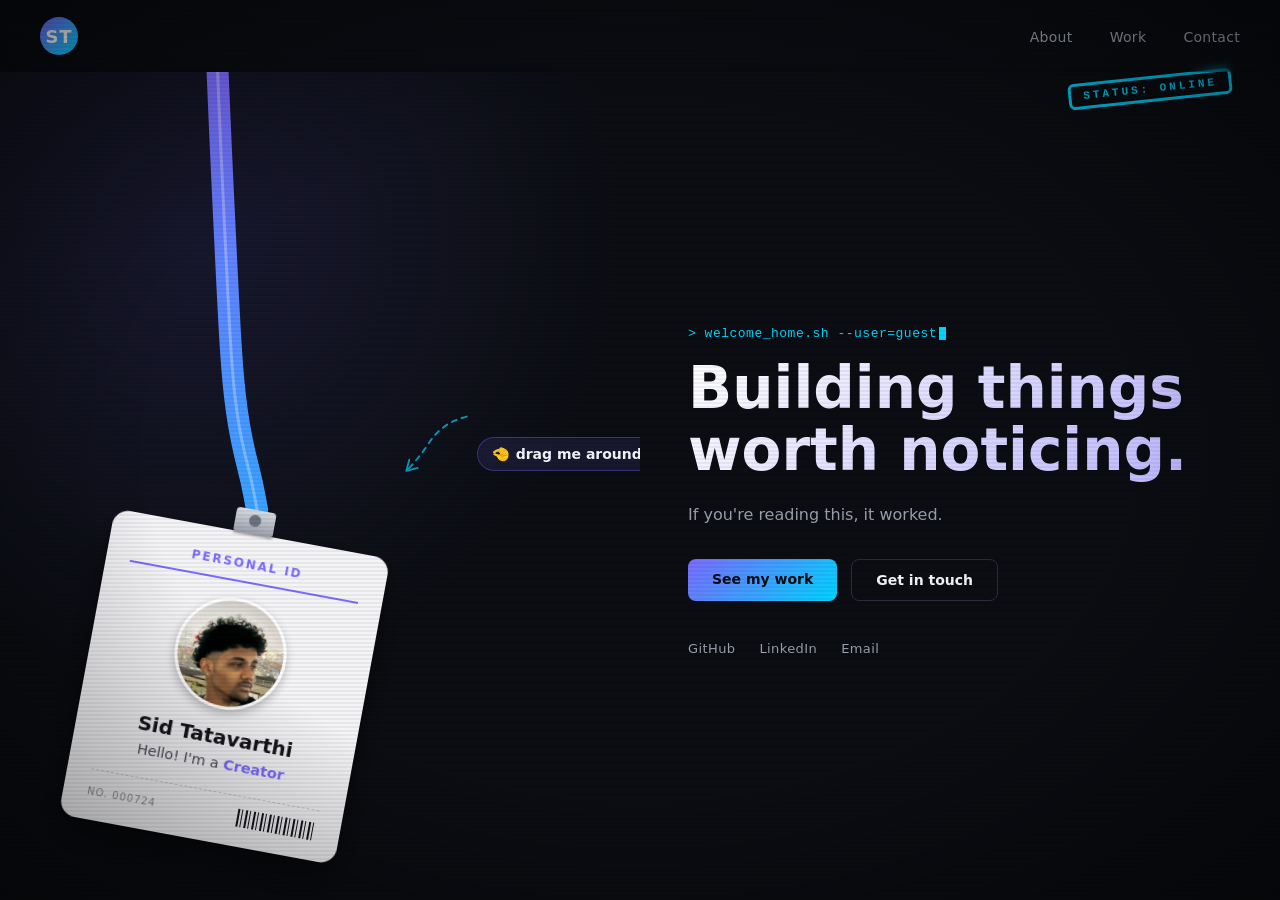
<file: index.html>
<!DOCTYPE html>
<html lang="en">
<head>
<meta charset="UTF-8">
<meta name="viewport" content="width=device-width, initial-scale=1.0">
<title>Sid Tatavarthi</title>
<link rel="stylesheet" href="style.css">
</head>
<body>

<div class="crt-overlay"></div>

<header class="navbar">
  <a class="logo" href="index.html">ST</a>
  <nav>
    <a href="about.html">About</a>
    <a href="work.html">Work</a>
    <a href="contact.html">Contact</a>
  </nav>
</header>

<main class="hero">

  <section class="hero-left">
    <canvas id="ropeCanvas"></canvas>

    <div class="drag-hint" id="dragHint">
      <svg class="hint-arrow" viewBox="0 0 100 90" width="76" height="68">
        <path d="M92,10 Q58,18 40,48 Q26,68 12,82" fill="none" stroke="currentColor" stroke-width="2.5" stroke-dasharray="7 7" stroke-linecap="round"/>
        <path d="M27,78 L12,82 L16,67" fill="none" stroke="currentColor" stroke-width="2.5" stroke-linecap="round" stroke-linejoin="round"/>
      </svg>
      <div class="hint-bubble">
        <span class="hint-emoji">🤏</span> drag me around!
      </div>
    </div>

    <div class="badge" id="badge">
      <div class="badge-clip"></div>
      <div class="badge-card">
        <div class="badge-header">PERSONAL ID</div>
        <div class="badge-photo">
          <img src="assets/photo.jpg" alt="Sid Tatavarthi" draggable="false">
        </div>
        <div class="badge-name">Sid Tatavarthi</div>
        <div class="badge-role">Hello! I'm a <span id="rotating-word">Creator</span></div>
        <div class="badge-footer">
          <span class="badge-id">NO. 000724</span>
          <div class="badge-barcode"></div>
        </div>
      </div>
    </div>
  </section>

  <section class="hero-right">
    <div class="stamp stamp-approved home-stamp">Status: Online</div>
    <p class="boot-line" id="homeBootLine"></p>
    <h1 id="heroTitle">Building things<br>worth noticing.</h1>
    <p class="tagline">If you're reading this, it worked.</p>
    <div class="cta-row">
      <a class="btn btn-primary" href="work.html">See my work</a>
      <a class="btn btn-ghost" href="contact.html">Get in touch</a>
    </div>
    <div class="socials">
      <a href="https://github.com/sidtatavarthi-dev" target="_blank" rel="noopener" aria-label="GitHub">GitHub</a>
      <a href="https://www.linkedin.com/in/siddhanth-tatavarthi-2975b029b/" target="_blank" rel="noopener" aria-label="LinkedIn">LinkedIn</a>
      <a href="mailto:sidtatavarthi@gmail.com" aria-label="Email">Email</a>
    </div>
  </section>

</main>

<script src="script.js"></script>
</body>
</html>
</file>
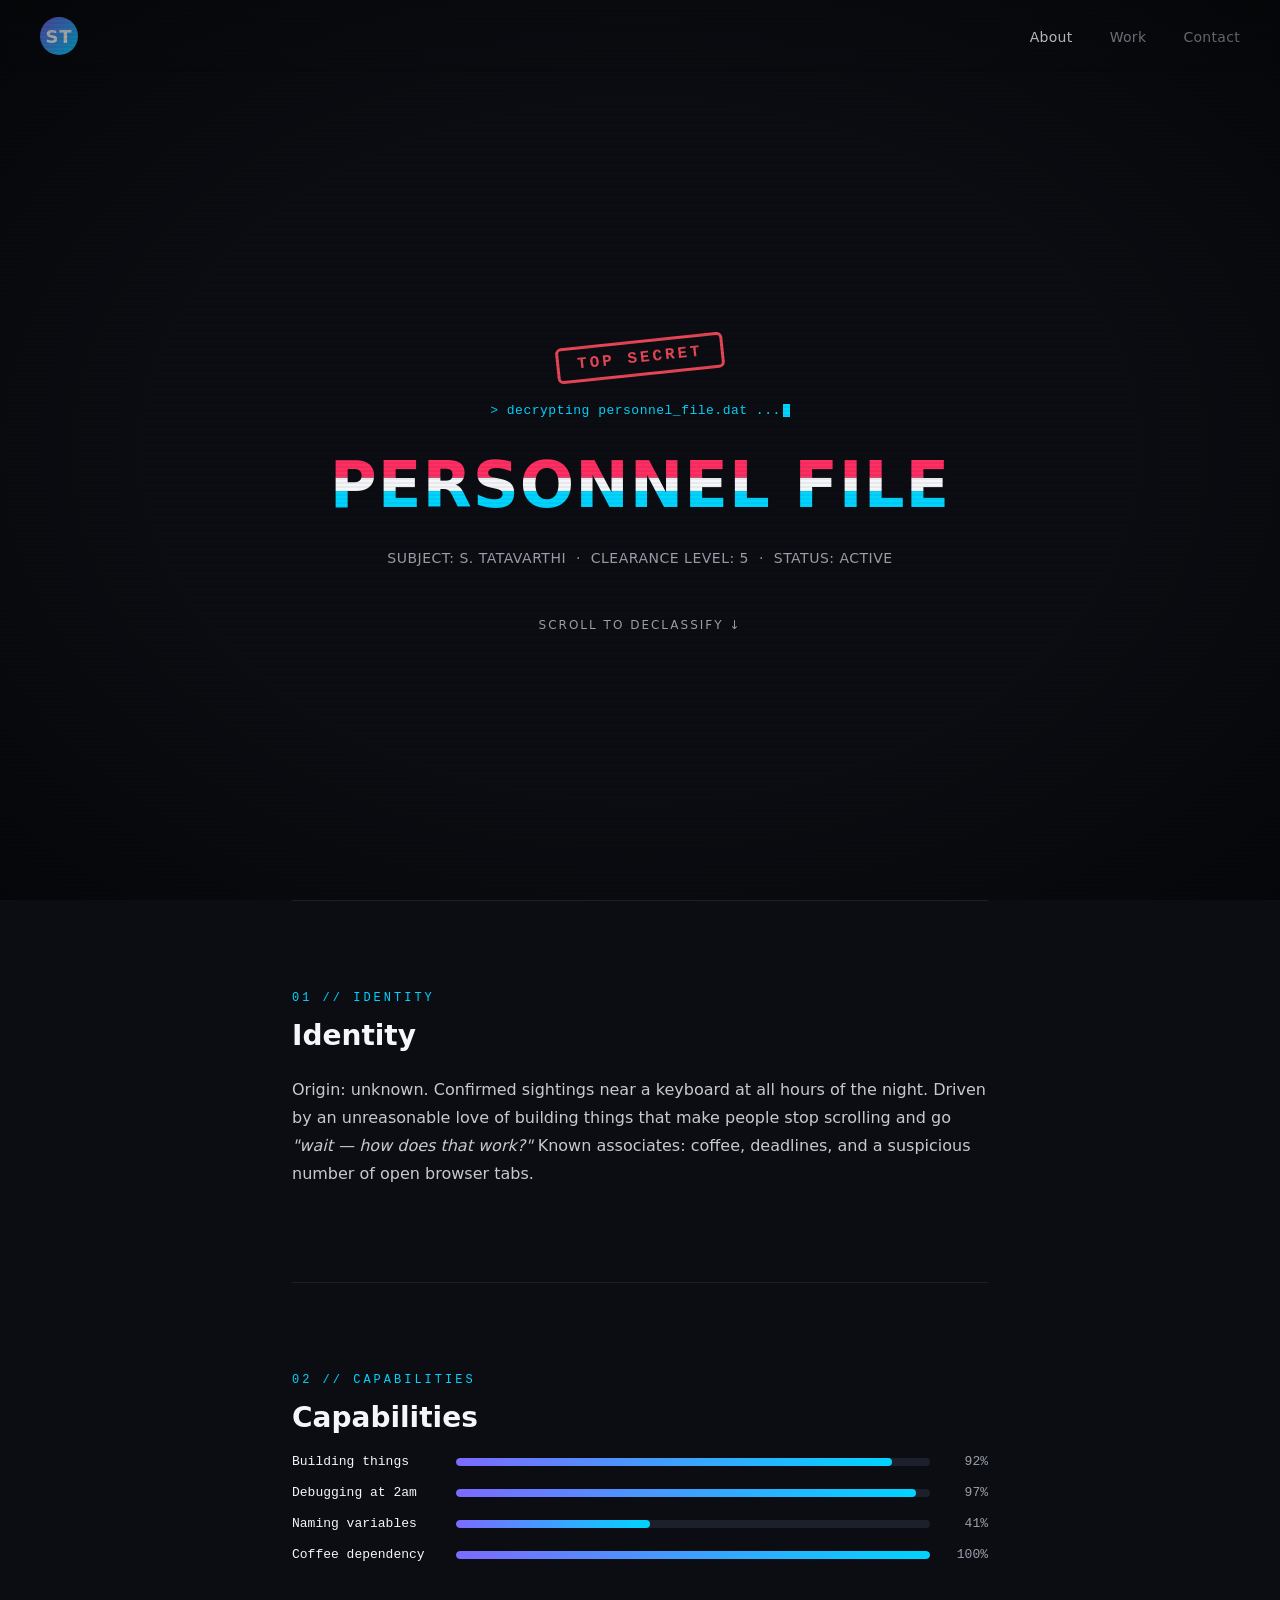
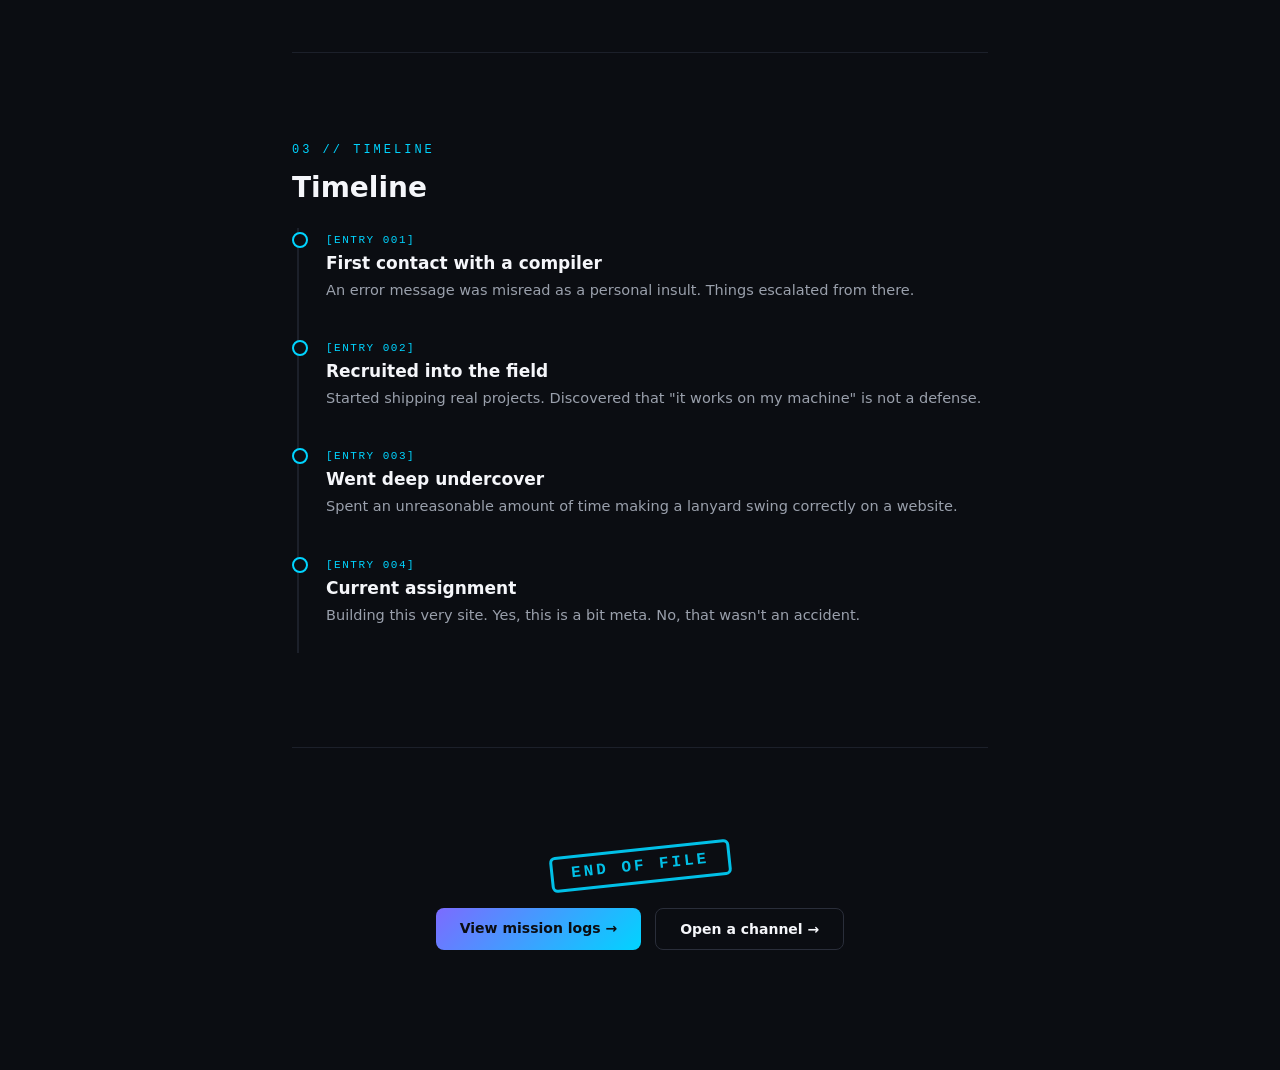
<file: about.html>
<!DOCTYPE html>
<html lang="en">
<head>
<meta charset="UTF-8">
<meta name="viewport" content="width=device-width, initial-scale=1.0">
<title>About — Sid Tatavarthi</title>
<link rel="stylesheet" href="style.css">
<link rel="stylesheet" href="about.css">
</head>
<body>

<div class="crt-overlay"></div>

<header class="navbar">
  <a class="logo" href="index.html">ST</a>
  <nav>
    <a href="about.html" class="active">About</a>
    <a href="work.html">Work</a>
    <a href="contact.html">Contact</a>
  </nav>
</header>

<main class="dossier">

  <section class="file-cover">
    <div class="stamp stamp-classified">Top Secret</div>
    <p class="boot-line" id="bootLine"></p>
    <h1 class="glitch" data-text="PERSONNEL FILE">PERSONNEL FILE</h1>
    <p class="file-sub">SUBJECT: S. TATAVARTHI &nbsp;·&nbsp; CLEARANCE LEVEL: 5 &nbsp;·&nbsp; STATUS: ACTIVE</p>
    <div class="scroll-cue">scroll to declassify <span>&darr;</span></div>
  </section>

  <section class="dossier-section reveal" data-label="01 // IDENTITY">
    <h2>Identity</h2>
    <div class="redacted-box">
      <p>
        Origin: unknown. Confirmed sightings near a keyboard at all hours of the
        night. Driven by an unreasonable love of building things that make people
        stop scrolling and go <em>"wait — how does that work?"</em> Known associates:
        coffee, deadlines, and a suspicious number of open browser tabs.
      </p>
      <div class="redact-bar"></div>
    </div>
  </section>

  <section class="dossier-section reveal" data-label="02 // CAPABILITIES">
    <h2>Capabilities</h2>
    <ul class="meter-list">
      <li class="meter-row">
        <span class="meter-label">Building things</span>
        <span class="meter-track"><span class="meter-fill" style="--pct:92%"></span></span>
        <span class="meter-pct">92%</span>
      </li>
      <li class="meter-row">
        <span class="meter-label">Debugging at 2am</span>
        <span class="meter-track"><span class="meter-fill" style="--pct:97%"></span></span>
        <span class="meter-pct">97%</span>
      </li>
      <li class="meter-row">
        <span class="meter-label">Naming variables</span>
        <span class="meter-track"><span class="meter-fill" style="--pct:41%"></span></span>
        <span class="meter-pct">41%</span>
      </li>
      <li class="meter-row">
        <span class="meter-label">Coffee dependency</span>
        <span class="meter-track"><span class="meter-fill" style="--pct:100%"></span></span>
        <span class="meter-pct">100%</span>
      </li>
    </ul>
  </section>

  <section class="dossier-section timeline-section reveal" data-label="03 // TIMELINE">
    <h2>Timeline</h2>
    <div class="timeline" id="timeline">
      <div class="timeline-line"><div class="timeline-progress" id="timelineProgress"></div></div>

      <div class="timeline-entry">
        <span class="entry-tag">[ENTRY 001]</span>
        <h3>First contact with a compiler</h3>
        <p>An error message was misread as a personal insult. Things escalated from there.</p>
      </div>
      <div class="timeline-entry">
        <span class="entry-tag">[ENTRY 002]</span>
        <h3>Recruited into the field</h3>
        <p>Started shipping real projects. Discovered that "it works on my machine" is not a defense.</p>
      </div>
      <div class="timeline-entry">
        <span class="entry-tag">[ENTRY 003]</span>
        <h3>Went deep undercover</h3>
        <p>Spent an unreasonable amount of time making a lanyard swing correctly on a website.</p>
      </div>
      <div class="timeline-entry">
        <span class="entry-tag">[ENTRY 004]</span>
        <h3>Current assignment</h3>
        <p>Building this very site. Yes, this is a bit meta. No, that wasn't an accident.</p>
      </div>
    </div>
  </section>

  <section class="file-end">
    <div class="stamp stamp-approved">End of File</div>
    <div class="end-links">
      <a class="btn btn-primary" href="work.html">View mission logs &rarr;</a>
      <a class="btn btn-ghost" href="contact.html">Open a channel &rarr;</a>
    </div>
  </section>

</main>

<script src="about.js"></script>
</body>
</html>
</file>
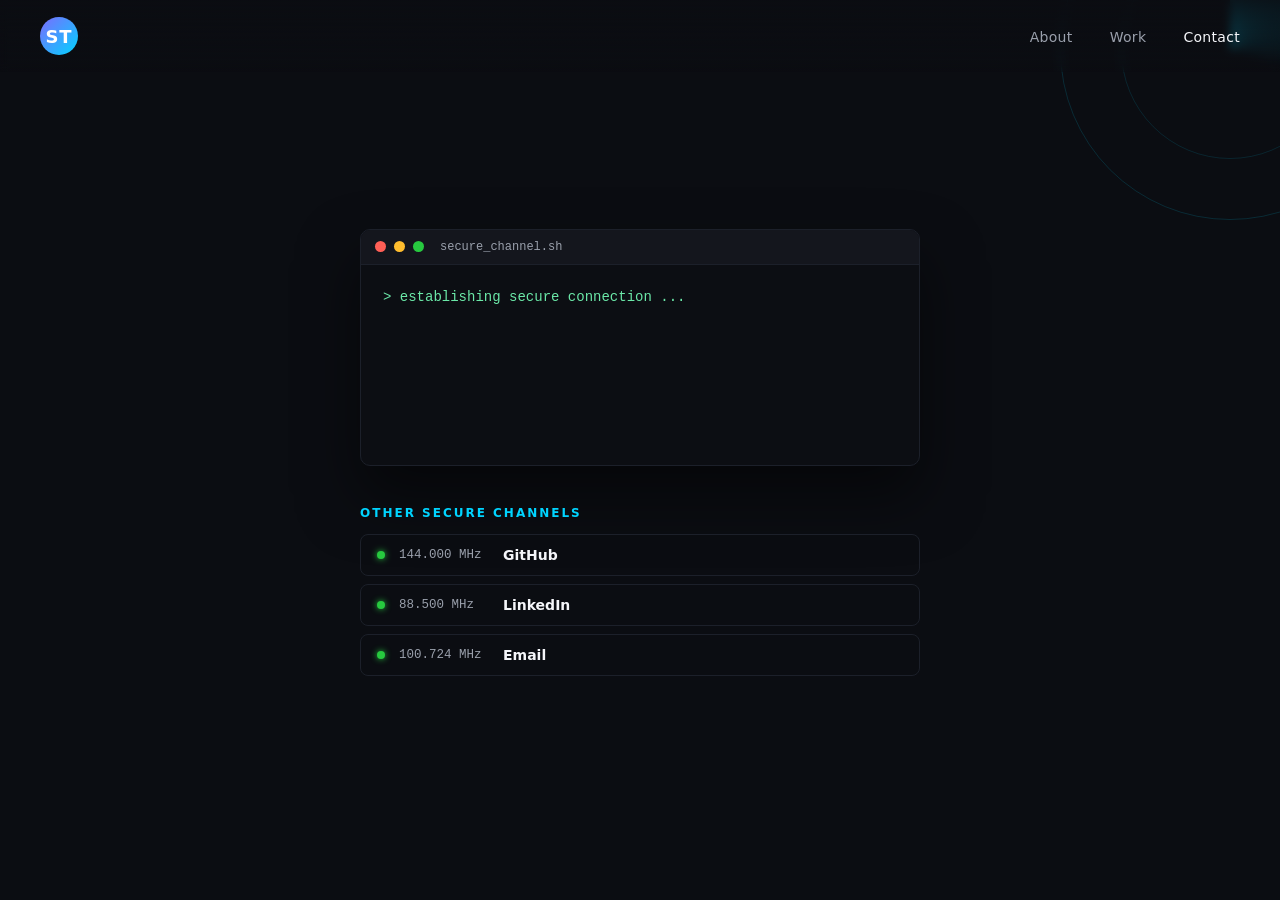
<file: contact.html>
<!DOCTYPE html>
<html lang="en">
<head>
<meta charset="UTF-8">
<meta name="viewport" content="width=device-width, initial-scale=1.0">
<title>Contact — Sid Tatavarthi</title>
<link rel="stylesheet" href="style.css">
<link rel="stylesheet" href="contact.css">
</head>
<body>

<div class="radar" aria-hidden="true"></div>

<header class="navbar">
  <a class="logo" href="index.html">ST</a>
  <nav>
    <a href="about.html">About</a>
    <a href="work.html">Work</a>
    <a href="contact.html" class="active">Contact</a>
  </nav>
</header>

<main class="terminal-wrap">

  <div class="terminal">
    <div class="terminal-topbar">
      <span class="dot dot-red"></span><span class="dot dot-yellow"></span><span class="dot dot-green"></span>
      <span class="terminal-title">secure_channel.sh</span>
    </div>
    <div class="terminal-body">
      <p class="line" id="bootLine1"></p>
      <p class="line" id="bootLine2"></p>

      <form class="terminal-form" id="terminalForm" hidden>
        <label class="term-label">
          <span>&gt; NAME:</span>
          <input type="text" id="fieldName" autocomplete="off" spellcheck="false">
        </label>
        <label class="term-label">
          <span>&gt; MESSAGE:</span>
          <textarea id="fieldMessage" rows="3" spellcheck="false"></textarea>
        </label>
        <button type="submit" class="btn btn-primary" id="transmitBtn">[ TRANSMIT ]</button>
        <p class="terminal-status" id="terminalStatus"></p>
      </form>
    </div>
  </div>

  <div class="channels">
    <p class="kicker">Other secure channels</p>

    <a class="channel-row" href="https://github.com/sidtatavarthi-dev" target="_blank" rel="noopener">
      <span class="channel-dot"></span>
      <span class="channel-freq">144.000 MHz</span>
      <span class="channel-name">GitHub</span>
    </a>
    <a class="channel-row" href="https://www.linkedin.com/in/siddhanth-tatavarthi-2975b029b/" target="_blank" rel="noopener">
      <span class="channel-dot"></span>
      <span class="channel-freq">88.500 MHz</span>
      <span class="channel-name">LinkedIn</span>
    </a>
    <a class="channel-row" href="mailto:sidtatavarthi@gmail.com">
      <span class="channel-dot"></span>
      <span class="channel-freq">100.724 MHz</span>
      <span class="channel-name">Email</span>
    </a>
  </div>

</main>

<script src="contact.js"></script>
</body>
</html>
</file>
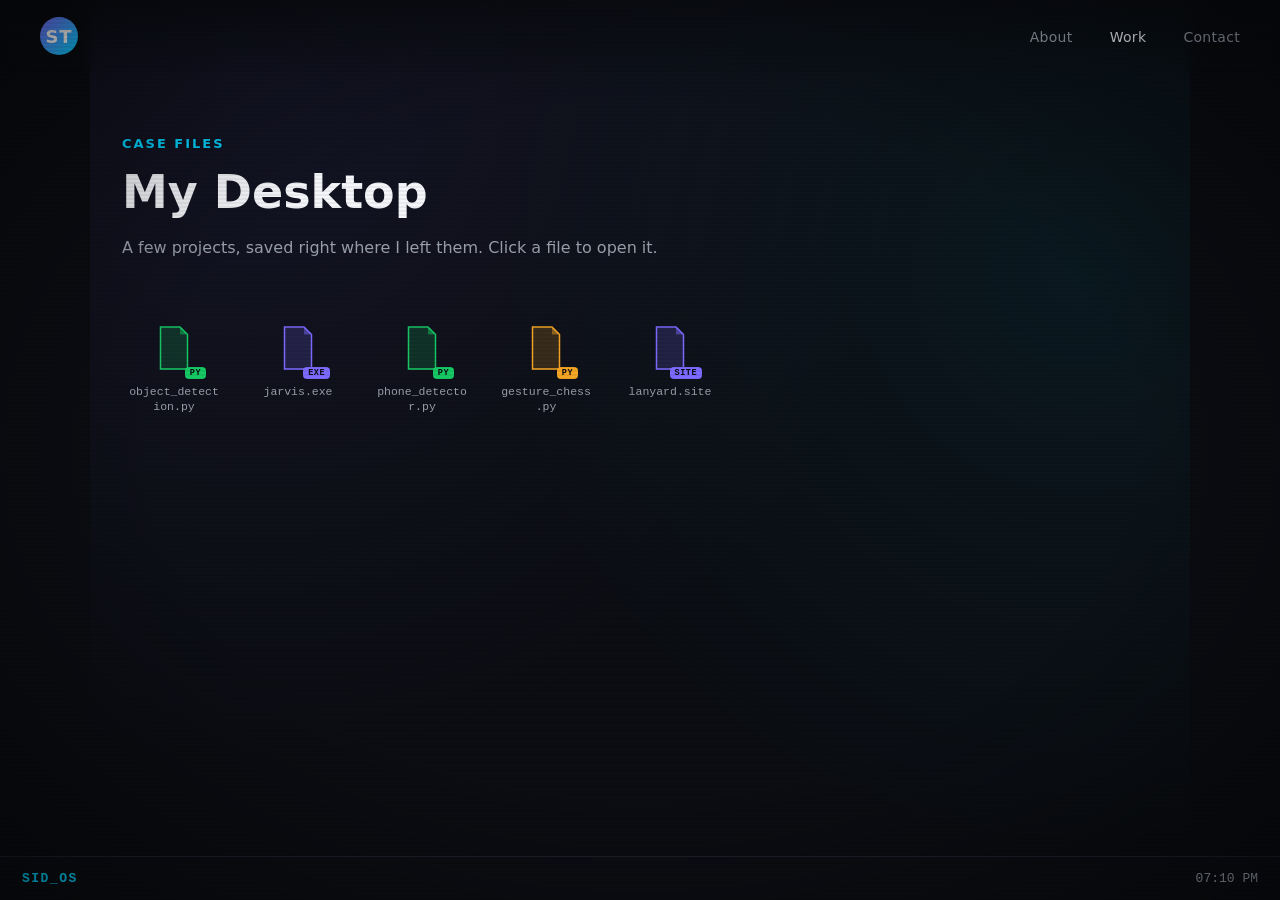
<file: work.html>
<!DOCTYPE html>
<html lang="en">
<head>
<meta charset="UTF-8">
<meta name="viewport" content="width=device-width, initial-scale=1.0">
<title>Work — Sid Tatavarthi</title>
<link rel="stylesheet" href="style.css">
<link rel="stylesheet" href="work.css">
</head>
<body>

<div class="crt-overlay"></div>

<header class="navbar">
  <a class="logo" href="index.html">ST</a>
  <nav>
    <a href="about.html">About</a>
    <a href="work.html" class="active">Work</a>
    <a href="contact.html">Contact</a>
  </nav>
</header>

<main class="desktop">
  <div class="desktop-intro">
    <p class="kicker">Case Files</p>
    <h1>My Desktop</h1>
    <p class="desktop-sub">A few projects, saved right where I left them. Click a file to open it.</p>
  </div>

  <div class="desktop-icons" id="desktopIcons"></div>
</main>

<div class="taskbar">
  <div class="taskbar-start">SID_OS</div>
  <div class="taskbar-clock" id="taskbarClock"></div>
</div>

<div class="modal-overlay" id="modalOverlay">
  <div class="modal-window">
    <div class="modal-titlebar">
      <span class="dot dot-red" id="modalClose" title="Close"></span>
      <span class="dot dot-yellow"></span>
      <span class="dot dot-green"></span>
      <span class="modal-filename" id="modalFilename"></span>
    </div>
    <div class="modal-body" id="modalBody"></div>
  </div>
</div>

<script src="work.js"></script>
</body>
</html>
</file>
<file: style.css>
:root {
  --bg: #0b0d12;
  --bg-soft: #12151c;
  --text: #f5f6fa;
  --muted: #9aa0ac;
  --accent: #7c6bff;
  --accent-2: #00d4ff;
  --card-bg: #f4f4f7;
  --card-text: #14151a;
}

* { box-sizing: border-box; }

/* ---------- Shared theme effects ---------- */
.crt-overlay {
  position: fixed;
  inset: 0;
  z-index: 999;
  pointer-events: none;
  background:
    repeating-linear-gradient(
      to bottom,
      rgba(0,0,0,0) 0px,
      rgba(0,0,0,0) 2px,
      rgba(0,0,0,0.10) 3px,
      rgba(0,0,0,0) 4px
    ),
    radial-gradient(ellipse at center, rgba(0,0,0,0) 55%, rgba(0,0,0,0.45) 100%);
  animation: crt-flicker 6s infinite;
}

@keyframes crt-flicker {
  0%, 96%, 100% { opacity: 1; }
  97% { opacity: 0.94; }
  98% { opacity: 1; }
  99% { opacity: 0.9; }
}

.stamp {
  display: inline-block;
  border: 3px solid #ff4d5e;
  color: #ff4d5e;
  font-weight: 800;
  letter-spacing: 3px;
  text-transform: uppercase;
  padding: 6px 18px;
  border-radius: 6px;
  transform: rotate(-6deg);
  font-family: "Courier New", monospace;
  opacity: 0.9;
}

.stamp-approved {
  border-color: var(--accent-2);
  color: var(--accent-2);
}

.boot-line {
  font-family: "Courier New", monospace;
  color: var(--accent-2);
  font-size: 13px;
  min-height: 18px;
  letter-spacing: 0.5px;
}

.boot-line::after {
  content: "";
  display: inline-block;
  width: 7px;
  height: 13px;
  margin-left: 2px;
  background: var(--accent-2);
  vertical-align: middle;
  animation: blink-caret 0.9s step-end infinite;
}

@keyframes blink-caret {
  0%, 100% { opacity: 1; }
  50% { opacity: 0; }
}

.glitch {
  position: relative;
  font-size: clamp(36px, 7vw, 64px);
  font-weight: 900;
  letter-spacing: 1px;
  color: #f5f6fa;
  margin: 0;
}

.glitch::before,
.glitch::after {
  content: attr(data-text);
  position: absolute;
  left: 0;
  top: 0;
  width: 100%;
  background: var(--bg);
  overflow: hidden;
}

.glitch::before {
  color: #ff2e63;
  clip-path: inset(0 0 60% 0);
  animation: glitch-top 3.2s infinite linear alternate-reverse;
}

.glitch::after {
  color: #00d4ff;
  clip-path: inset(58% 0 0 0);
  animation: glitch-bottom 2.6s infinite linear alternate-reverse;
}

@keyframes glitch-top {
  0% { transform: translate(0, 0); }
  20% { transform: translate(-3px, -1px); }
  40% { transform: translate(3px, 1px); }
  60% { transform: translate(-2px, 0); }
  80% { transform: translate(2px, -1px); }
  100% { transform: translate(0, 0); }
}

@keyframes glitch-bottom {
  0% { transform: translate(0, 0); }
  20% { transform: translate(3px, 1px); }
  40% { transform: translate(-3px, -1px); }
  60% { transform: translate(2px, 0); }
  80% { transform: translate(-2px, 1px); }
  100% { transform: translate(0, 0); }
}

/* lightweight glitch burst for headings that aren't single-line (avoids the
   data-text duplication needed by .glitch, which requires matching wrap) */
@keyframes glitch-pulse-anim {
  0%, 100% { text-shadow: none; transform: translate(0, 0); }
  20% { text-shadow: -2px 0 #ff2e63, 2px 0 #00d4ff; transform: translate(-1px, 0); }
  40% { text-shadow: 2px 0 #ff2e63, -2px 0 #00d4ff; transform: translate(1px, 0); }
  60% { text-shadow: -1px 0 #ff2e63, 1px 0 #00d4ff; transform: translate(0, -1px); }
  80% { text-shadow: none; transform: translate(0, 0); }
}

.glitch-pulse { animation: glitch-pulse-anim 0.4s steps(2, end); }

html, body {
  margin: 0;
  padding: 0;
  min-height: 100%;
  background: var(--bg);
  color: var(--text);
  font-family: "Segoe UI", system-ui, -apple-system, sans-serif;
  overflow-x: hidden;
}

/* ---------- Navbar ---------- */
.navbar {
  position: fixed;
  top: 0; left: 0; right: 0;
  height: 72px;
  display: flex;
  align-items: center;
  justify-content: space-between;
  padding: 0 40px;
  z-index: 100;
  background: linear-gradient(to bottom, rgba(11,13,18,0.85), rgba(11,13,18,0));
  backdrop-filter: blur(4px);
}

.logo {
  font-weight: 700;
  letter-spacing: 1px;
  font-size: 18px;
  width: 38px;
  height: 38px;
  border-radius: 50%;
  display: flex;
  align-items: center;
  justify-content: center;
  background: linear-gradient(135deg, var(--accent), var(--accent-2));
  color: #fff;
  text-decoration: none;
}

.navbar nav a.active { color: var(--text); }

.navbar nav a {
  color: var(--muted);
  text-decoration: none;
  margin-left: 32px;
  font-size: 14px;
  letter-spacing: 0.3px;
  transition: color 0.2s ease;
}

.navbar nav a:hover { color: var(--text); }

/* ---------- Hero layout ---------- */
.hero {
  display: flex;
  min-height: 100vh;
  padding-top: 72px;
}

.hero-left, .hero-right {
  width: 50%;
  min-height: calc(100vh - 72px);
}

.hero-left {
  position: relative;
  overflow: hidden;
  background:
    radial-gradient(circle at 30% 20%, rgba(124,107,255,0.12), transparent 55%),
    var(--bg);
}

#ropeCanvas {
  position: absolute;
  inset: 0;
  width: 100%;
  height: 100%;
  display: block;
  touch-action: none;
}

/* ---------- Badge (ID card + lanyard) ---------- */
.badge {
  position: absolute;
  top: 0;
  left: 0;
  width: 280px;
  transform-origin: top center;
  cursor: grab;
  will-change: transform;
  user-select: none;
  z-index: 5;
  opacity: 0;
  transition: opacity 0.4s ease;
}

.badge.ready { opacity: 1; }

.badge:active { cursor: grabbing; }

.badge-clip {
  width: 40px;
  height: 24px;
  margin: 0 auto;
  background: linear-gradient(180deg, #d8dbe2, #9aa0ac);
  border-radius: 4px 4px 2px 2px;
  box-shadow: 0 2px 3px rgba(0,0,0,0.4);
  position: relative;
}

.badge-clip::after {
  content: "";
  position: absolute;
  left: 50%;
  top: 5px;
  transform: translateX(-50%);
  width: 12px;
  height: 12px;
  border-radius: 50%;
  background: #6b7280;
}

.badge-card {
  background: var(--card-bg);
  color: var(--card-text);
  border-radius: 16px;
  padding: 24px 24px 20px;
  box-shadow:
    0 20px 40px rgba(0,0,0,0.45),
    0 2px 6px rgba(0,0,0,0.25);
  text-align: center;
  pointer-events: none; /* dragging is handled via canvas/JS hit-test on .badge */
}

.badge-header {
  font-size: 12px;
  font-weight: 700;
  letter-spacing: 2px;
  color: var(--accent);
  border-bottom: 2px solid var(--accent);
  padding-bottom: 10px;
  margin-bottom: 16px;
}

.badge-photo {
  width: 112px;
  height: 112px;
  margin: 0 auto 16px;
  border-radius: 50%;
  overflow: hidden;
  border: 3px solid #fff;
  box-shadow: 0 4px 10px rgba(0,0,0,0.25);
}

.badge-photo img {
  width: 100%;
  height: 100%;
  object-fit: cover;
  display: block;
}

.badge-name {
  font-size: 20px;
  font-weight: 700;
  margin-bottom: 6px;
}

.badge-role {
  font-size: 14.5px;
  color: #4b4f5a;
  margin-bottom: 18px;
  min-height: 18px;
}

.badge-role #rotating-word {
  font-weight: 700;
  color: var(--accent);
  display: inline-block;
  transition: opacity 0.25s ease, transform 0.25s ease;
}

.badge-role #rotating-word.swap {
  opacity: 0;
  transform: translateY(6px);
}

.badge-footer {
  display: flex;
  align-items: center;
  justify-content: space-between;
  border-top: 1px dashed #c7c9d1;
  padding-top: 12px;
}

.badge-id {
  font-size: 10px;
  letter-spacing: 1px;
  color: #8a8d97;
}

.badge-barcode {
  width: 80px;
  height: 18px;
  background: repeating-linear-gradient(
    90deg,
    #14151a 0px, #14151a 2px,
    transparent 2px, transparent 4px,
    #14151a 4px, #14151a 5px,
    transparent 5px, transparent 8px
  );
}

/* ---------- Drag hint ---------- */
.drag-hint {
  position: absolute;
  top: 40%;
  left: 62%;
  z-index: 4;
  display: flex;
  align-items: flex-end;
  gap: 4px;
  color: var(--accent-2);
  opacity: 0;
  pointer-events: none;
  animation: hint-fade-in 0.6s ease 1.4s forwards, hint-float 3.2s ease-in-out 2s infinite;
}

.drag-hint.hidden {
  animation: none;
  opacity: 0;
  transition: opacity 0.5s ease;
}

.hint-arrow {
  color: var(--accent-2);
  opacity: 0.7;
  transform: translateY(6px);
}

.hint-bubble {
  white-space: nowrap;
  font-size: 14px;
  font-weight: 600;
  color: var(--text);
  background: rgba(124, 107, 255, 0.12);
  border: 1px solid rgba(124, 107, 255, 0.35);
  padding: 8px 14px;
  border-radius: 999px;
  backdrop-filter: blur(3px);
}

.hint-emoji {
  margin-right: 2px;
}

@keyframes hint-fade-in {
  from { opacity: 0; }
  to { opacity: 1; }
}

@keyframes hint-float {
  0%, 100% { transform: translate(0, 0) rotate(-2deg); }
  50% { transform: translate(4px, -12px) rotate(2deg); }
}

/* ---------- Right side content ---------- */
.hero-right {
  position: relative;
  display: flex;
  flex-direction: column;
  justify-content: center;
  padding: 40px 64px 40px 48px;
}

.home-stamp {
  position: absolute;
  top: 4px;
  right: 48px;
  font-size: 11px;
  padding: 4px 12px;
}

.hero-right h1 {
  font-size: clamp(36px, 5vw, 58px);
  line-height: 1.08;
  margin: 0 0 20px;
  font-weight: 800;
  background: linear-gradient(135deg, #ffffff, #b9b3ff);
  -webkit-background-clip: text;
  background-clip: text;
  color: transparent;
}

.tagline {
  color: var(--muted);
  font-size: 16px;
  line-height: 1.6;
  max-width: 460px;
  margin: 0 0 32px;
}

.cta-row {
  display: flex;
  gap: 14px;
  margin-bottom: 40px;
}

.btn {
  padding: 12px 24px;
  border-radius: 8px;
  text-decoration: none;
  font-size: 14px;
  font-weight: 600;
  transition: transform 0.15s ease, opacity 0.15s ease;
}

.btn:hover { transform: translateY(-2px); }

.btn-primary {
  background: linear-gradient(135deg, var(--accent), var(--accent-2));
  color: #0b0d12;
}

.btn-ghost {
  border: 1px solid #2a2e3a;
  color: var(--text);
}

.socials {
  display: flex;
  gap: 24px;
}

.socials a {
  color: var(--muted);
  text-decoration: none;
  font-size: 13px;
  letter-spacing: 0.4px;
  border-bottom: 1px solid transparent;
  padding-bottom: 2px;
  transition: color 0.2s ease, border-color 0.2s ease;
}

.socials a:hover {
  color: var(--text);
  border-color: var(--accent-2);
}

/* ---------- Responsive ---------- */
@media (max-width: 860px) {
  .hero { flex-direction: column; }
  .hero-left, .hero-right { width: 100%; }
  .hero-left { min-height: 62vh; }
  .hero-right { min-height: auto; padding: 48px 28px; }
  .navbar { padding: 0 20px; }
}
</file>
<file: about.css>
/* ---------- Layout ---------- */
.dossier {
  padding-top: 72px;
  max-width: 760px;
  margin: 0 auto;
  padding-left: 32px;
  padding-right: 32px;
}

/* ---------- File cover ---------- */
.file-cover {
  min-height: calc(100vh - 72px);
  display: flex;
  flex-direction: column;
  align-items: center;
  justify-content: center;
  text-align: center;
  gap: 14px;
}

.file-sub {
  color: var(--muted);
  font-size: 14px;
  letter-spacing: 0.5px;
}

.scroll-cue {
  margin-top: 24px;
  font-size: 12px;
  letter-spacing: 2px;
  text-transform: uppercase;
  color: var(--muted);
  animation: bob 2s ease-in-out infinite;
}

@keyframes bob {
  0%, 100% { transform: translateY(0); }
  50% { transform: translateY(6px); }
}

/* ---------- Dossier sections ---------- */
.dossier-section {
  padding: 90px 0;
  border-top: 1px solid #1c202a;
  opacity: 0;
  transform: translateY(30px);
  transition: opacity 0.8s ease, transform 0.8s ease;
}

.dossier-section.in-view {
  opacity: 1;
  transform: translateY(0);
}

.dossier-section::before {
  content: attr(data-label);
  display: block;
  font-family: "Courier New", monospace;
  font-size: 12px;
  letter-spacing: 3px;
  color: var(--accent-2);
  margin-bottom: 14px;
}

.dossier-section h2 {
  font-size: 28px;
  margin: 0 0 20px;
}

.redacted-box {
  position: relative;
  overflow: hidden;
  border-radius: 6px;
}

.redacted-box p {
  color: #c7c9d1;
  line-height: 1.75;
  font-size: 16px;
  margin: 0;
  padding: 4px 0;
}

.redact-bar {
  position: absolute;
  inset: 0;
  background: #0c0d10;
  transform-origin: right;
  transition: transform 1.1s cubic-bezier(0.65, 0, 0.35, 1) 0.15s;
}

.in-view .redact-bar {
  transform: scaleX(0);
}

/* ---------- Capability meters ---------- */
.meter-list {
  list-style: none;
  margin: 0;
  padding: 0;
  display: flex;
  flex-direction: column;
  gap: 16px;
}

.meter-row {
  display: grid;
  grid-template-columns: 150px 1fr 44px;
  align-items: center;
  gap: 14px;
  font-family: "Courier New", monospace;
  font-size: 13px;
}

.meter-label { color: var(--text); }
.meter-pct { color: var(--muted); text-align: right; }

.meter-track {
  height: 8px;
  border-radius: 4px;
  background: #1c202a;
  overflow: hidden;
}

.meter-fill {
  display: block;
  height: 100%;
  width: 0;
  border-radius: 4px;
  background: linear-gradient(90deg, var(--accent), var(--accent-2));
  transition: width 1.3s cubic-bezier(0.22, 1, 0.36, 1);
}

.in-view .meter-fill { width: var(--pct); }

.meter-row:nth-child(1) .meter-fill { transition-delay: 0.05s; }
.meter-row:nth-child(2) .meter-fill { transition-delay: 0.2s; }
.meter-row:nth-child(3) .meter-fill { transition-delay: 0.35s; }
.meter-row:nth-child(4) .meter-fill { transition-delay: 0.5s; }

/* ---------- Timeline ---------- */
.timeline {
  position: relative;
  padding-left: 34px;
}

.timeline-line {
  position: absolute;
  left: 5px;
  top: 4px;
  bottom: 4px;
  width: 2px;
  background: #1c202a;
}

.timeline-progress {
  width: 100%;
  height: 0%;
  background: linear-gradient(to bottom, var(--accent), var(--accent-2));
  box-shadow: 0 0 10px var(--accent-2);
}

.timeline-entry {
  position: relative;
  padding: 4px 0 30px;
}

.timeline-entry::before {
  content: "";
  position: absolute;
  left: -34px;
  top: 8px;
  width: 12px;
  height: 12px;
  border-radius: 50%;
  background: var(--bg);
  border: 2px solid var(--accent-2);
}

.entry-tag {
  font-family: "Courier New", monospace;
  font-size: 11px;
  color: var(--accent-2);
  letter-spacing: 1.5px;
}

.timeline-entry h3 {
  margin: 6px 0 6px;
  font-size: 17px;
}

.timeline-entry p {
  margin: 0;
  color: var(--muted);
  font-size: 14.5px;
  line-height: 1.6;
}

/* ---------- File end ---------- */
.file-end {
  padding: 100px 0 120px;
  text-align: center;
  border-top: 1px solid #1c202a;
}

.end-links {
  display: flex;
  gap: 14px;
  justify-content: center;
  margin-top: 24px;
}

@media (max-width: 600px) {
  .meter-row { grid-template-columns: 110px 1fr 36px; font-size: 11.5px; }
  .dossier { padding-left: 20px; padding-right: 20px; }
}
</file>
<file: contact.css>
.terminal-wrap {
  padding-top: 72px;
  min-height: 100vh;
  display: flex;
  flex-direction: column;
  align-items: center;
  justify-content: center;
  gap: 40px;
  padding-bottom: 60px;
  position: relative;
}

/* ---------- Radar sweep ambient decoration ---------- */
.radar {
  position: fixed;
  top: -120px;
  right: -120px;
  width: 340px;
  height: 340px;
  border-radius: 50%;
  border: 1px solid rgba(0, 212, 255, 0.15);
  z-index: 0;
  pointer-events: none;
}

.radar::before {
  content: "";
  position: absolute;
  inset: 0;
  border-radius: 50%;
  background: conic-gradient(from 0deg, rgba(0,212,255,0.35), transparent 30%);
  animation: radar-spin 4s linear infinite;
}

.radar::after {
  content: "";
  position: absolute;
  inset: 60px;
  border-radius: 50%;
  border: 1px solid rgba(0, 212, 255, 0.12);
}

@keyframes radar-spin {
  to { transform: rotate(360deg); }
}

/* ---------- Terminal window ---------- */
.terminal {
  width: min(560px, 90vw);
  background: #0c0e13;
  border: 1px solid #1c202a;
  border-radius: 10px;
  overflow: hidden;
  box-shadow: 0 30px 60px rgba(0,0,0,0.5);
  z-index: 1;
}

.terminal-topbar {
  display: flex;
  align-items: center;
  gap: 8px;
  padding: 10px 14px;
  background: #14161d;
  border-bottom: 1px solid #1c202a;
}

.dot { width: 11px; height: 11px; border-radius: 50%; }
.dot-red { background: #ff5f56; }
.dot-yellow { background: #ffbd2e; }
.dot-green { background: #27c93f; }

.terminal-title {
  margin-left: 8px;
  font-family: "Courier New", monospace;
  font-size: 12px;
  color: var(--muted);
}

.terminal-body {
  padding: 22px 22px 26px;
  font-family: "Courier New", monospace;
  font-size: 14px;
  color: #6be8a8;
  min-height: 200px;
}

.line {
  margin: 0 0 8px;
  line-height: 1.5;
}

.terminal-form {
  margin-top: 18px;
  display: flex;
  flex-direction: column;
  gap: 14px;
}

.terminal-form[hidden] {
  display: none;
}

.term-label {
  display: flex;
  flex-direction: column;
  gap: 6px;
  color: var(--accent-2);
  font-size: 13px;
}

.term-label input,
.term-label textarea {
  background: transparent;
  border: none;
  border-bottom: 1px solid #2a2e3a;
  color: #e9ffe9;
  font-family: "Courier New", monospace;
  font-size: 14px;
  padding: 6px 2px;
  resize: none;
  outline: none;
  transition: border-color 0.2s ease;
}

.term-label input:focus,
.term-label textarea:focus {
  border-color: var(--accent-2);
}

#transmitBtn {
  align-self: flex-start;
  font-family: "Courier New", monospace;
  cursor: pointer;
  border: none;
}

.terminal-status {
  margin: 4px 0 0;
  min-height: 18px;
  font-size: 12.5px;
  color: var(--accent-2);
}

/* ---------- Channel list ---------- */
.channels {
  width: min(560px, 90vw);
  z-index: 1;
}

.kicker {
  color: var(--accent-2);
  font-size: 12px;
  letter-spacing: 2px;
  text-transform: uppercase;
  font-weight: 600;
  margin: 0 0 14px;
}

.channel-row {
  display: flex;
  align-items: center;
  gap: 14px;
  padding: 12px 16px;
  border: 1px solid #1c202a;
  border-radius: 8px;
  margin-bottom: 8px;
  text-decoration: none;
  color: var(--text);
  transition: border-color 0.2s ease, background 0.2s ease, transform 0.15s ease;
}

.channel-row:hover {
  border-color: var(--accent-2);
  background: rgba(0, 212, 255, 0.05);
  transform: translateX(4px);
}

.channel-dot {
  width: 8px;
  height: 8px;
  border-radius: 50%;
  background: #27c93f;
  box-shadow: 0 0 6px #27c93f;
  animation: pulse-dot 1.6s ease-in-out infinite;
  flex-shrink: 0;
}

@keyframes pulse-dot {
  0%, 100% { opacity: 1; }
  50% { opacity: 0.35; }
}

.channel-freq {
  font-family: "Courier New", monospace;
  font-size: 12.5px;
  color: var(--muted);
  width: 90px;
  flex-shrink: 0;
}

.channel-name {
  font-weight: 600;
  font-size: 14px;
}
</file>
<file: work.css>
.desktop {
  padding-top: 72px;
  min-height: 100vh;
  max-width: 1100px;
  margin: 0 auto;
  padding-left: 32px;
  padding-right: 32px;
  padding-bottom: 90px;
  background:
    radial-gradient(circle at 15% 10%, rgba(124,107,255,0.08), transparent 55%),
    radial-gradient(circle at 90% 30%, rgba(0,212,255,0.06), transparent 50%);
}

.desktop-intro {
  padding: 64px 0 20px;
  max-width: 620px;
}

.kicker {
  color: var(--accent-2);
  font-size: 13px;
  letter-spacing: 2px;
  text-transform: uppercase;
  font-weight: 600;
  margin: 0 0 14px;
}

.desktop-intro h1 {
  font-size: clamp(32px, 5vw, 46px);
  margin: 0 0 16px;
  font-weight: 800;
}

.desktop-sub {
  color: var(--muted);
  font-size: 16px;
  line-height: 1.6;
  margin: 0;
}

/* ---------- Desktop icon grid ---------- */
.desktop-icons {
  display: grid;
  grid-template-columns: repeat(auto-fill, 104px);
  grid-auto-rows: 128px;
  gap: 6px 20px;
  padding: 28px 0 40px;
  justify-content: start;
}

.desktop-icon {
  appearance: none;
  background: transparent;
  border: none;
  cursor: pointer;
  display: flex;
  flex-direction: column;
  align-items: center;
  gap: 8px;
  padding: 10px 6px;
  border-radius: 8px;
  color: var(--text);
  font-family: inherit;
  opacity: 0;
  transform: translateY(10px);
  animation: icon-boot 0.5s ease forwards;
  animation-delay: var(--delay, 0s);
}

@keyframes icon-boot {
  to { opacity: 1; transform: translateY(0); }
}

.desktop-icon:hover {
  background: rgba(255, 255, 255, 0.06);
}

.desktop-icon.selected {
  background: rgba(0, 212, 255, 0.16);
  outline: 1px dashed rgba(0, 212, 255, 0.5);
}

.icon-glyph-wrap {
  position: relative;
  width: 48px;
  height: 58px;
}

.icon-glyph {
  width: 48px;
  height: 58px;
  overflow: visible;
}

.icon-glyph .icon-body {
  fill: var(--file-color);
  fill-opacity: 0.18;
  stroke: var(--file-color);
  stroke-width: 2;
}

.icon-glyph .icon-fold {
  fill: var(--file-color);
  fill-opacity: 0.45;
}

.icon-ext {
  position: absolute;
  bottom: -2px;
  right: -8px;
  background: var(--file-color);
  color: #0b0d12;
  font-size: 8.5px;
  font-weight: 800;
  letter-spacing: 0.5px;
  padding: 1px 5px;
  border-radius: 4px;
  font-family: "Courier New", monospace;
}

.icon-label {
  font-family: "Courier New", monospace;
  font-size: 11.5px;
  text-align: center;
  color: var(--muted);
  line-height: 1.3;
  max-width: 100px;
  word-break: break-word;
}

.desktop-icon:hover .icon-label,
.desktop-icon.selected .icon-label {
  color: var(--text);
}

/* ---------- Taskbar ---------- */
.taskbar {
  position: fixed;
  left: 0;
  right: 0;
  bottom: 0;
  height: 44px;
  background: #0c0e13;
  border-top: 1px solid #1c202a;
  display: flex;
  align-items: center;
  justify-content: space-between;
  padding: 0 22px;
  z-index: 50;
  font-family: "Courier New", monospace;
  font-size: 13px;
}

.taskbar-start {
  font-weight: 700;
  color: var(--accent-2);
  letter-spacing: 1.5px;
}

.taskbar-clock {
  color: var(--muted);
}

/* ---------- Modal ---------- */
.modal-overlay {
  position: fixed;
  inset: 0;
  background: rgba(5, 6, 9, 0.75);
  backdrop-filter: blur(4px);
  display: flex;
  align-items: center;
  justify-content: center;
  padding: 24px;
  z-index: 200;
  opacity: 0;
  pointer-events: none;
  transition: opacity 0.25s ease;
}

.modal-overlay.open {
  opacity: 1;
  pointer-events: auto;
}

.modal-window {
  width: min(640px, 92vw);
  max-height: 82vh;
  display: flex;
  flex-direction: column;
  background: #0c0e13;
  border: 1px solid #1c202a;
  border-radius: 10px;
  overflow: hidden;
  box-shadow: 0 40px 80px rgba(0,0,0,0.6);
  transform: scale(0.96) translateY(10px);
  transition: transform 0.25s ease;
}

.modal-overlay.open .modal-window {
  transform: scale(1) translateY(0);
}

.modal-titlebar {
  flex-shrink: 0;
  display: flex;
  align-items: center;
  gap: 8px;
  padding: 10px 14px;
  background: #14161d;
  border-bottom: 1px solid #1c202a;
}

.dot { width: 11px; height: 11px; border-radius: 50%; }
.dot-red { background: #ff5f56; cursor: pointer; }
.dot-red:hover { filter: brightness(1.25); }
.dot-yellow { background: #ffbd2e; }
.dot-green { background: #27c93f; }

.modal-filename {
  margin-left: 8px;
  font-family: "Courier New", monospace;
  font-size: 12px;
  color: var(--muted);
}

.modal-body {
  padding: 26px 28px 30px;
  overflow-y: auto;
}

.modal-top {
  display: flex;
  justify-content: space-between;
  align-items: flex-start;
  gap: 16px;
  margin-bottom: 18px;
}

.modal-case {
  display: block;
  font-family: "Courier New", monospace;
  font-size: 11px;
  color: var(--accent-2);
  letter-spacing: 1.5px;
  margin-bottom: 6px;
}

.modal-top h2 {
  margin: 0;
  font-size: 22px;
}

.modal-status {
  flex-shrink: 0;
  font-size: 10.5px;
  font-weight: 700;
  letter-spacing: 1px;
  text-transform: uppercase;
  padding: 5px 12px;
  border-radius: 999px;
  white-space: nowrap;
  margin-top: 2px;
}

.status-shipped { background: rgba(23,201,100,0.15); color: #17c964; }
.status-progress { background: rgba(245,165,36,0.18); color: #f5a524; }
.status-archived { background: rgba(139,143,154,0.2); color: #9195a0; }
.status-classified { background: rgba(243,18,96,0.15); color: #f31260; }
.status-active { background: rgba(124,107,255,0.18); color: #a99bff; }

.modal-preview {
  height: 150px;
  border-radius: 8px;
  background: repeating-linear-gradient(45deg, #14161d, #14161d 10px, #171a22 10px, #171a22 20px);
  border: 1px dashed #262b36;
  display: flex;
  align-items: center;
  justify-content: center;
  margin-bottom: 20px;
}

.modal-preview svg {
  width: 72px;
  height: 72px;
  color: var(--file-color, #4b4f5a);
  filter: drop-shadow(0 0 14px currentColor);
  opacity: 0.95;
}

.modal-desc {
  color: #c7c9d1;
  line-height: 1.7;
  font-size: 14.5px;
  margin: 0 0 20px;
}

.modal-tags {
  display: flex;
  flex-wrap: wrap;
  gap: 8px;
  margin-bottom: 24px;
}

.modal-tag {
  font-family: "Courier New", monospace;
  font-size: 11.5px;
  color: var(--accent-2);
  background: rgba(0, 212, 255, 0.08);
  border: 1px solid rgba(0, 212, 255, 0.25);
  padding: 4px 10px;
  border-radius: 6px;
}

@media (max-width: 600px) {
  .desktop { padding-left: 20px; padding-right: 20px; }
  .desktop-icons { grid-template-columns: repeat(auto-fill, 88px); }
}
</file>
